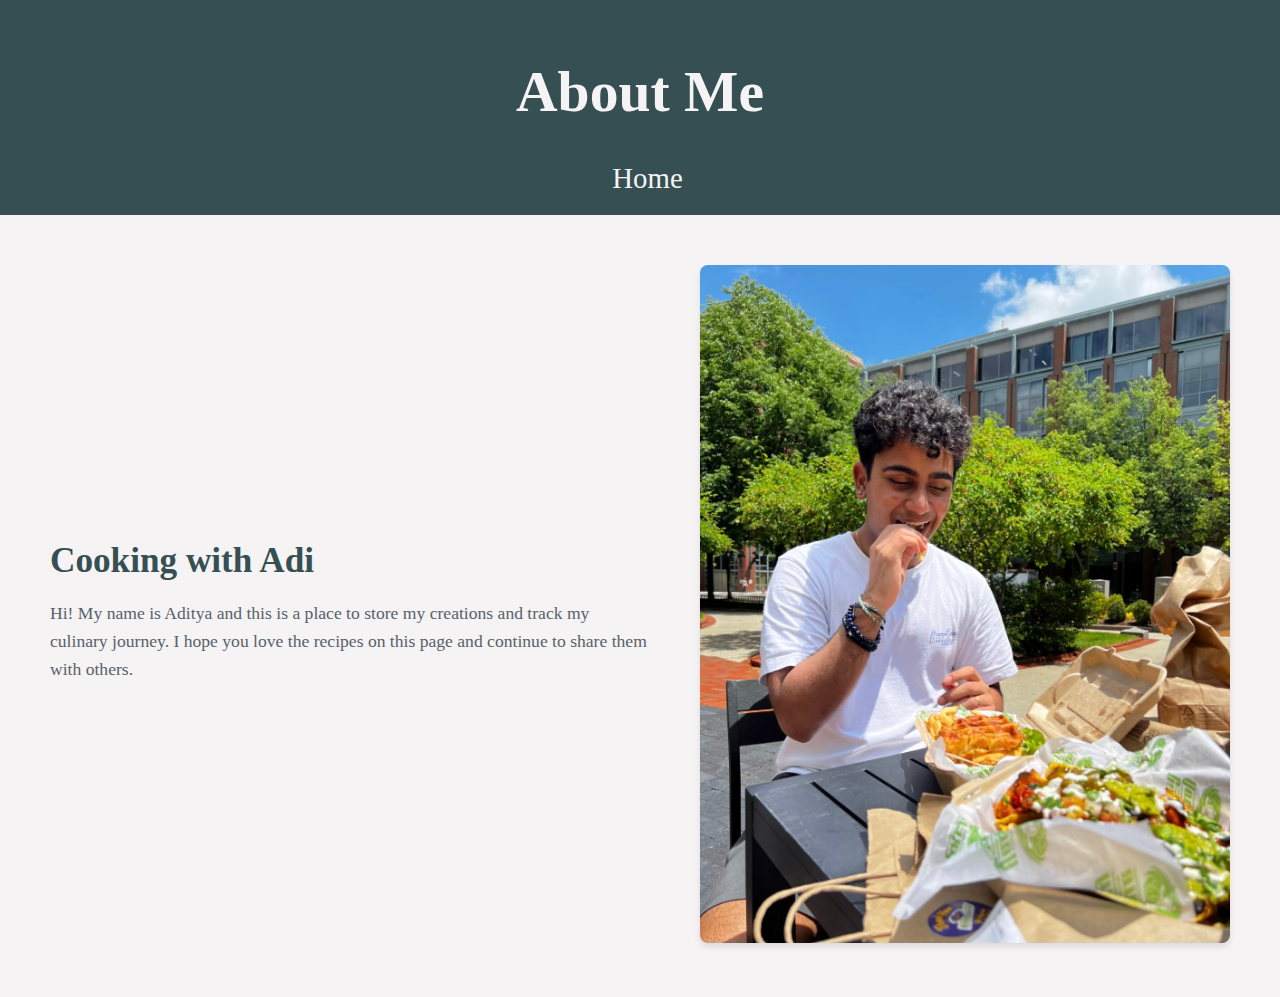
<file: about.html>
<!DOCTYPE html>
<html lang="en">
<head>
    <meta charset="UTF-8">
    <meta name="viewport" content="width=device-width, initial-scale=1.0">
    <title>About Aditya</title>
    <link rel="stylesheet" href="styles.css">
</head>
<body>
    <header>
        <h1>About Me</h1>
        <nav>
            <a href="index.html">Home</a>
        </nav>
    </header>

    <section class="about-section">
        <div class="about-content">
            <h2>Cooking with Adi</h2>
            <p>Hi! My name is Aditya and this is a place to store my creations and track my culinary journey. I hope you love the recipes on this page and continue to share them with others.</p>
        </div>
        <div class="about-image">
            <img src="images/adi_eating.png" alt="Aditya cooking" class="about-img">
        </div>
    </section>
<!-- 
    <footer class="about-footer">
        <p>Discover Delicious Creations to Savor and Share</p> -->
    </footer>
</body>
</html>
</file>
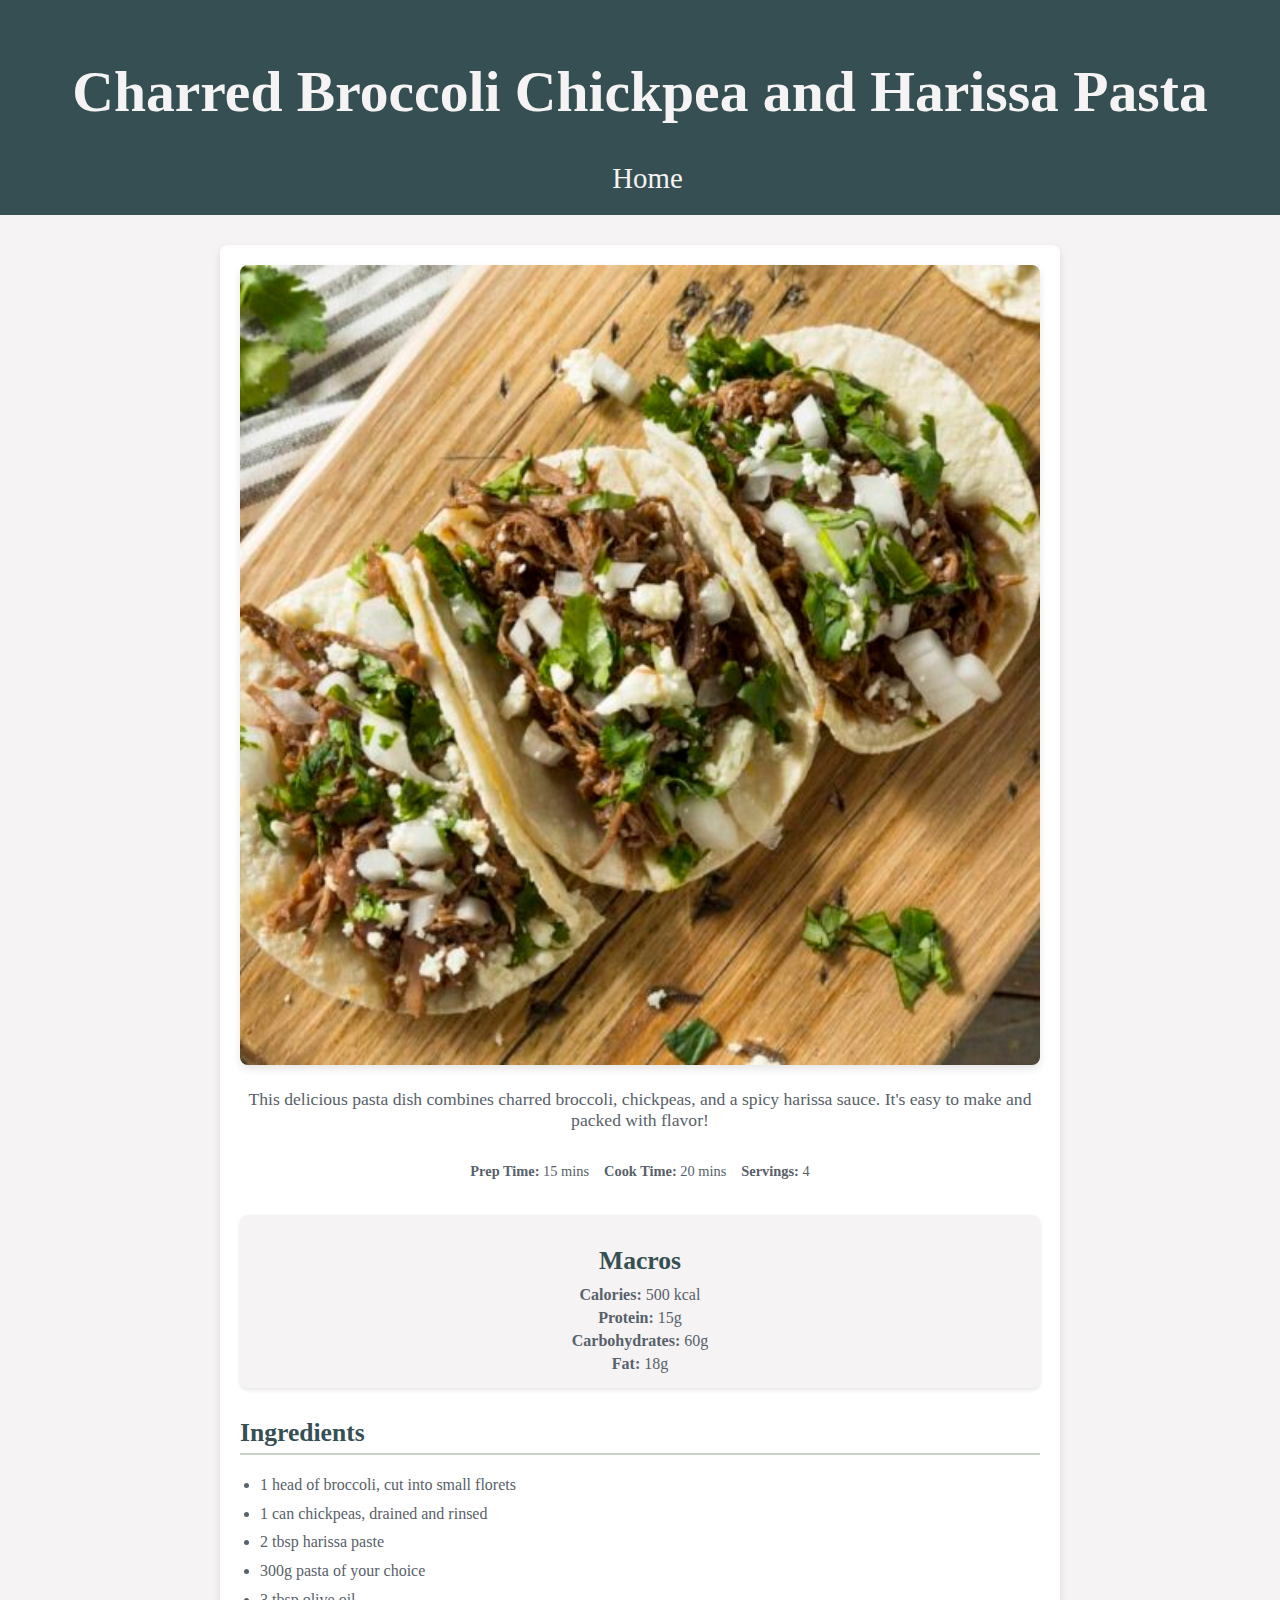
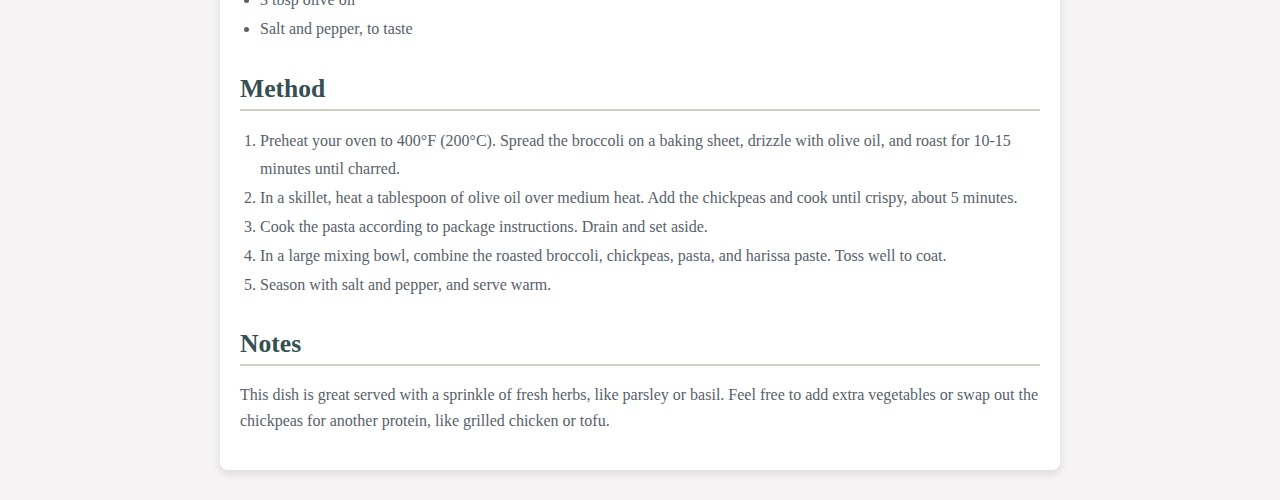
<file: recipe-template.html>
<!DOCTYPE html>
<html lang="en">
<head>
    <meta charset="UTF-8">
    <meta name="viewport" content="width=device-width, initial-scale=1.0">
    <title>Recipe Template</title>
    <link rel="stylesheet" href="styles.css">
</head>
<body>
    <header>
        <h1>Charred Broccoli Chickpea and Harissa Pasta</h1>
        <nav>
            <a href="index.html">Home</a>
        </nav>
    </header>

    <section class="recipe-container">
        <!-- Recipe Image -->
        <div class="recipe-image">
            <img src="images/tacos.jpg" alt="Charred Broccoli Chickpea and Harissa Pasta">
        </div>

        <!-- Recipe Summary -->
        <div class="recipe-summary">
            <p>This delicious pasta dish combines charred broccoli, chickpeas, and a spicy harissa sauce. It's easy to make and packed with flavor!</p>
            <div class="recipe-info">
                <p><strong>Prep Time:</strong> 15 mins</p>
                <p><strong>Cook Time:</strong> 20 mins</p>
                <p><strong>Servings:</strong> 4</p>
            </div>
        </div>

        <!-- Macros Section -->
        <div class="recipe-macros">
            <h2>Macros</h2>
            <div class="macros-info">
                <p><strong>Calories:</strong> 500 kcal</p>
                <p><strong>Protein:</strong> 15g</p>
                <p><strong>Carbohydrates:</strong> 60g</p>
                <p><strong>Fat:</strong> 18g</p>
            </div>
        </div>

        <!-- Ingredients Section -->
        <div class="recipe-ingredients">
            <h2>Ingredients</h2>
            <ul>
                <li>1 head of broccoli, cut into small florets</li>
                <li>1 can chickpeas, drained and rinsed</li>
                <li>2 tbsp harissa paste</li>
                <li>300g pasta of your choice</li>
                <li>3 tbsp olive oil</li>
                <li>Salt and pepper, to taste</li>
            </ul>
        </div>

        <!-- Method Section -->
        <div class="recipe-method">
            <h2>Method</h2>
            <ol>
                <li>Preheat your oven to 400°F (200°C). Spread the broccoli on a baking sheet, drizzle with olive oil, and roast for 10-15 minutes until charred.</li>
                <li>In a skillet, heat a tablespoon of olive oil over medium heat. Add the chickpeas and cook until crispy, about 5 minutes.</li>
                <li>Cook the pasta according to package instructions. Drain and set aside.</li>
                <li>In a large mixing bowl, combine the roasted broccoli, chickpeas, pasta, and harissa paste. Toss well to coat.</li>
                <li>Season with salt and pepper, and serve warm.</li>
            </ol>
        </div>

        <!-- Additional Notes -->
        <div class="recipe-notes">
            <h2>Notes</h2>
            <p>This dish is great served with a sprinkle of fresh herbs, like parsley or basil. Feel free to add extra vegetables or swap out the chickpeas for another protein, like grilled chicken or tofu.</p>
        </div>
    </section>
</body>
</html>
</file>
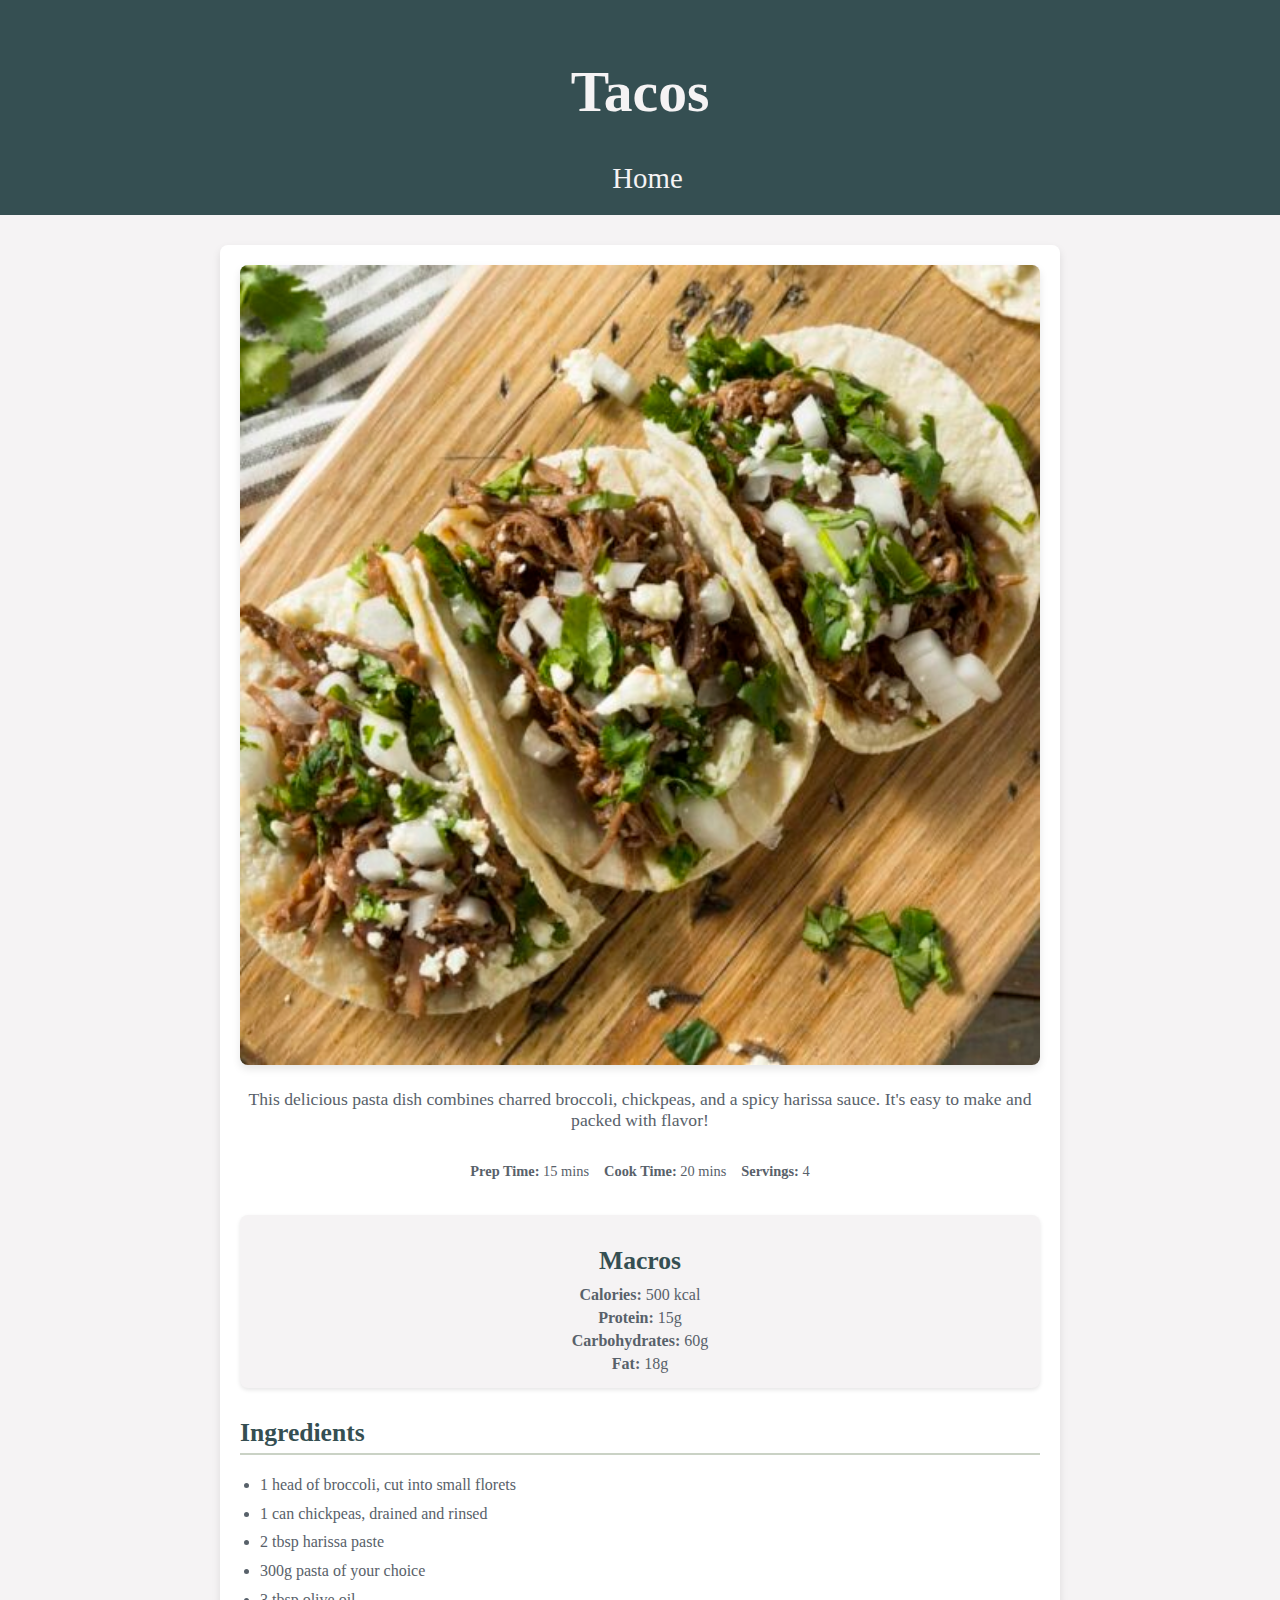
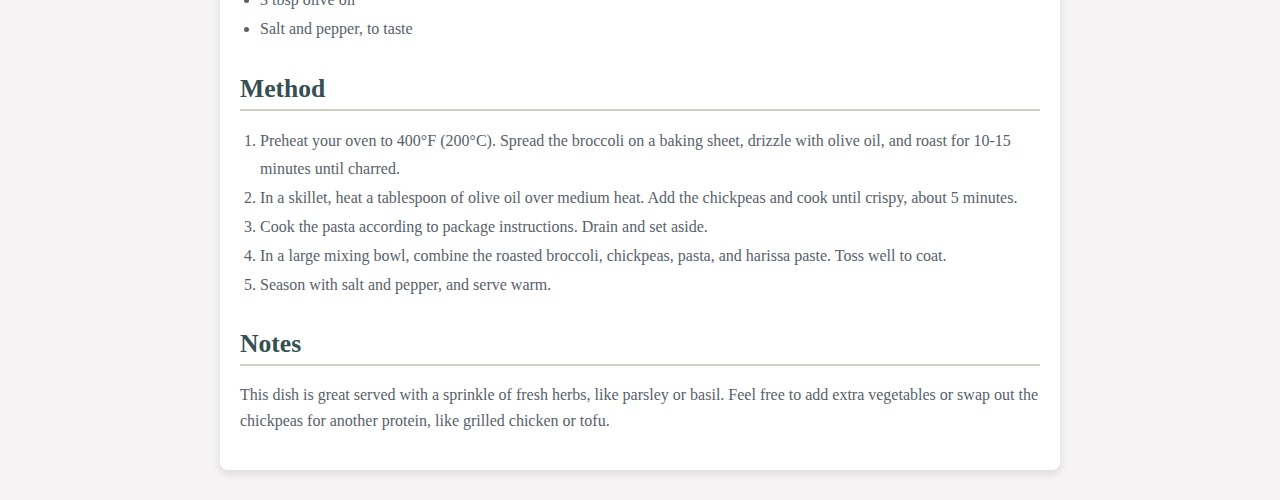
<file: recipes/tacos.html>
<!DOCTYPE html>
<html lang="en">
<head>
    <meta charset="UTF-8">
    <meta name="viewport" content="width=device-width, initial-scale=1.0">
    <title>Recipe Template</title>
    <link rel="stylesheet" href="../styles.css"> <!-- Path adjusted to go one level up -->
</head>
<body>
    <header>
        <h1>Tacos</h1>
        <nav>
            <a href="../index.html">Home</a> <!-- Path adjusted to go one level up -->
        </nav>
    </header>

    <section class="recipe-container">
        <!-- Recipe Image -->
        <div class="recipe-image">
            <img src="../images/tacos.jpg" alt="Tacos">
        </div>

        <!-- Recipe Summary -->
        <div class="recipe-summary">
            <p>This delicious pasta dish combines charred broccoli, chickpeas, and a spicy harissa sauce. It's easy to make and packed with flavor!</p>
            <div class="recipe-info">
                <p><strong>Prep Time:</strong> 15 mins</p>
                <p><strong>Cook Time:</strong> 20 mins</p>
                <p><strong>Servings:</strong> 4</p>
            </div>
        </div>

        <!-- Macros Section -->
        <div class="recipe-macros">
            <h2>Macros</h2>
            <div class="macros-info">
                <p><strong>Calories:</strong> 500 kcal</p>
                <p><strong>Protein:</strong> 15g</p>
                <p><strong>Carbohydrates:</strong> 60g</p>
                <p><strong>Fat:</strong> 18g</p>
            </div>
        </div>

        <!-- Ingredients Section -->
        <div class="recipe-ingredients">
            <h2>Ingredients</h2>
            <ul>
                <li>1 head of broccoli, cut into small florets</li>
                <li>1 can chickpeas, drained and rinsed</li>
                <li>2 tbsp harissa paste</li>
                <li>300g pasta of your choice</li>
                <li>3 tbsp olive oil</li>
                <li>Salt and pepper, to taste</li>
            </ul>
        </div>

        <!-- Method Section -->
        <div class="recipe-method">
            <h2>Method</h2>
            <ol>
                <li>Preheat your oven to 400°F (200°C). Spread the broccoli on a baking sheet, drizzle with olive oil, and roast for 10-15 minutes until charred.</li>
                <li>In a skillet, heat a tablespoon of olive oil over medium heat. Add the chickpeas and cook until crispy, about 5 minutes.</li>
                <li>Cook the pasta according to package instructions. Drain and set aside.</li>
                <li>In a large mixing bowl, combine the roasted broccoli, chickpeas, pasta, and harissa paste. Toss well to coat.</li>
                <li>Season with salt and pepper, and serve warm.</li>
            </ol>
        </div>

        <!-- Additional Notes -->
        <div class="recipe-notes">
            <h2>Notes</h2>
            <p>This dish is great served with a sprinkle of fresh herbs, like parsley or basil. Feel free to add extra vegetables or swap out the chickpeas for another protein, like grilled chicken or tofu.</p>
        </div>
    </section>
</body>
</html>
</file>
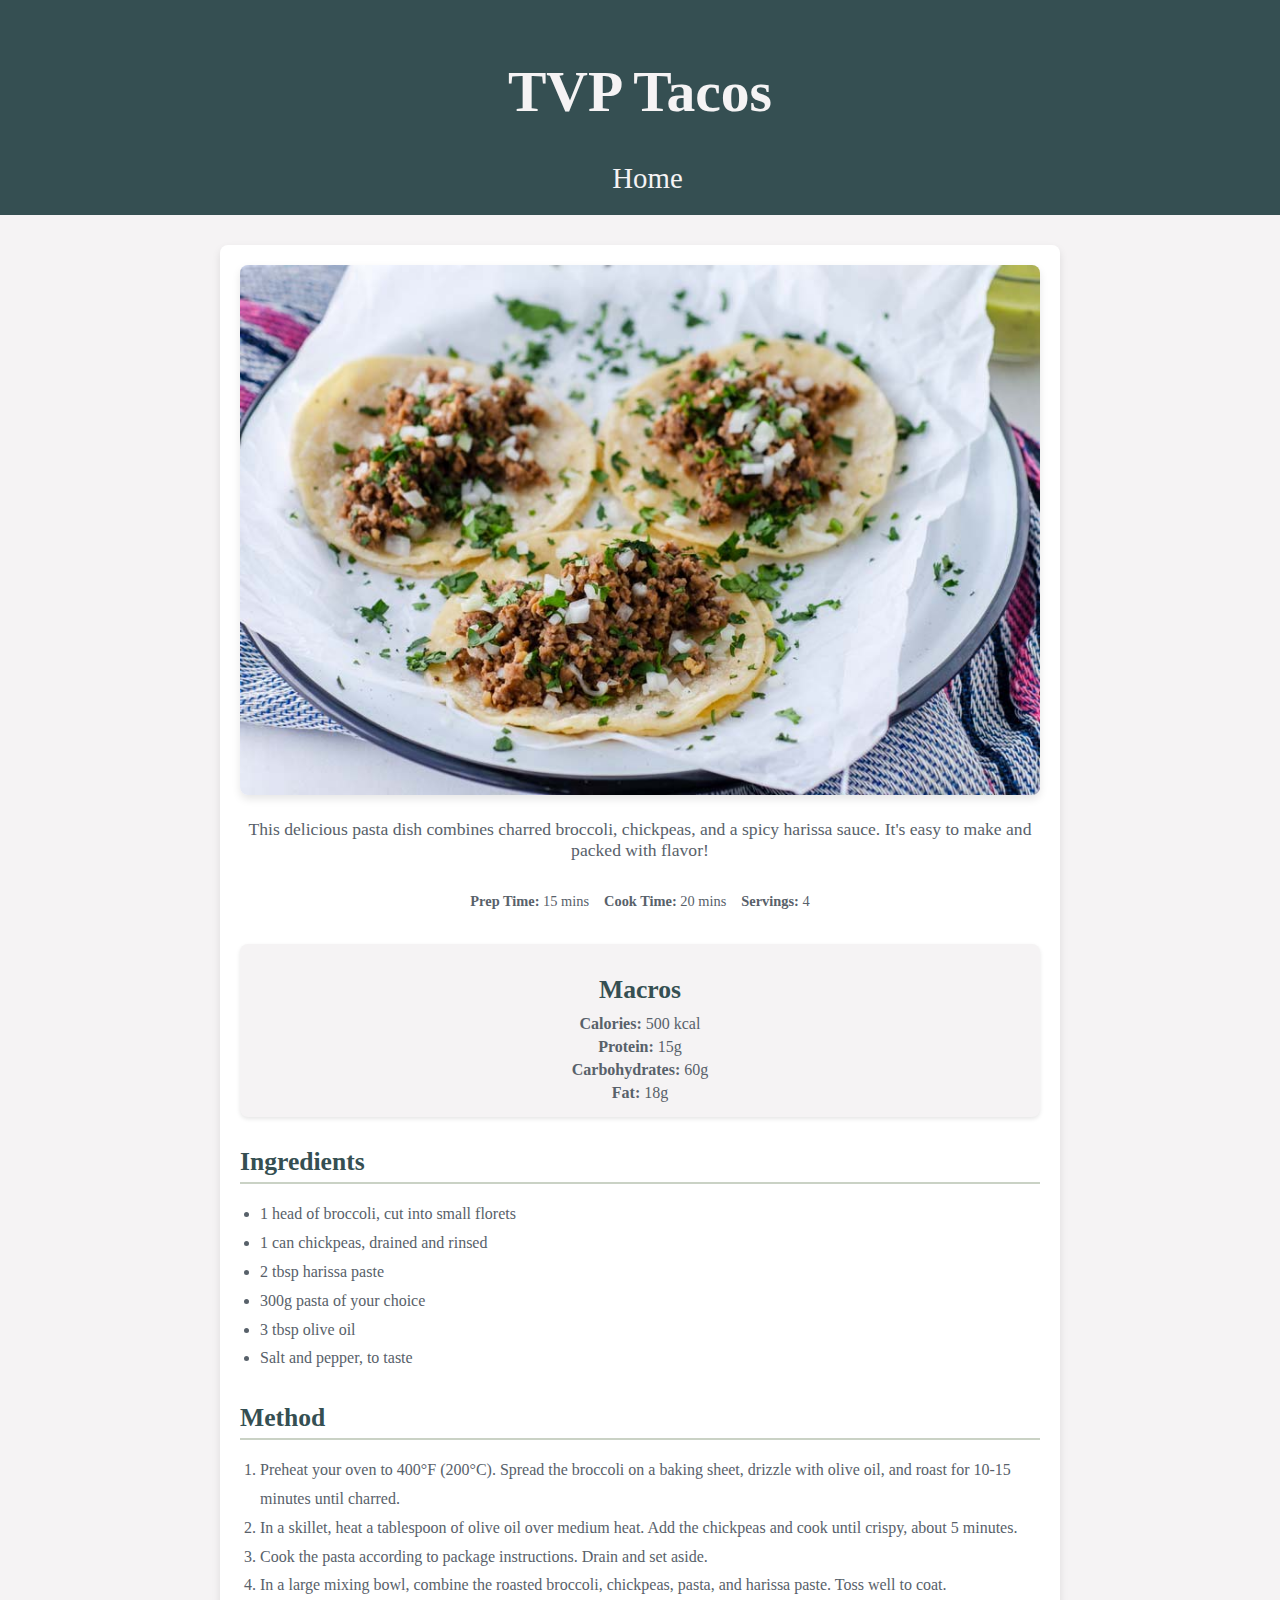
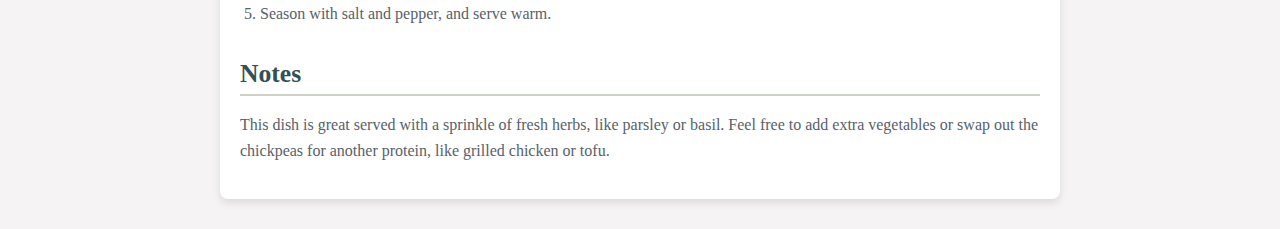
<file: recipes/tvp-tacos.html>
<!DOCTYPE html>
<html lang="en">
<head>
    <meta charset="UTF-8">
    <meta name="viewport" content="width=device-width, initial-scale=1.0">
    <title>Recipe Template</title>
    <link rel="stylesheet" href="../styles.css"> <!-- Path adjusted to go one level up -->
</head>
<body>
    <header>
        <h1>TVP Tacos</h1>
        <nav>
            <a href="../index.html">Home</a> <!-- Path adjusted to go one level up -->
        </nav>
    </header>

    <section class="recipe-container">
        <!-- Recipe Image -->
        <div class="recipe-image">
            <img src="../images/tvp-tacos.jpg" alt="Tacos">
        </div>

        <!-- Recipe Summary -->
        <div class="recipe-summary">
            <p>This delicious pasta dish combines charred broccoli, chickpeas, and a spicy harissa sauce. It's easy to make and packed with flavor!</p>
            <div class="recipe-info">
                <p><strong>Prep Time:</strong> 15 mins</p>
                <p><strong>Cook Time:</strong> 20 mins</p>
                <p><strong>Servings:</strong> 4</p>
            </div>
        </div>

        <!-- Macros Section -->
        <div class="recipe-macros">
            <h2>Macros</h2>
            <div class="macros-info">
                <p><strong>Calories:</strong> 500 kcal</p>
                <p><strong>Protein:</strong> 15g</p>
                <p><strong>Carbohydrates:</strong> 60g</p>
                <p><strong>Fat:</strong> 18g</p>
            </div>
        </div>

        <!-- Ingredients Section -->
        <div class="recipe-ingredients">
            <h2>Ingredients</h2>
            <ul>
                <li>1 head of broccoli, cut into small florets</li>
                <li>1 can chickpeas, drained and rinsed</li>
                <li>2 tbsp harissa paste</li>
                <li>300g pasta of your choice</li>
                <li>3 tbsp olive oil</li>
                <li>Salt and pepper, to taste</li>
            </ul>
        </div>

        <!-- Method Section -->
        <div class="recipe-method">
            <h2>Method</h2>
            <ol>
                <li>Preheat your oven to 400°F (200°C). Spread the broccoli on a baking sheet, drizzle with olive oil, and roast for 10-15 minutes until charred.</li>
                <li>In a skillet, heat a tablespoon of olive oil over medium heat. Add the chickpeas and cook until crispy, about 5 minutes.</li>
                <li>Cook the pasta according to package instructions. Drain and set aside.</li>
                <li>In a large mixing bowl, combine the roasted broccoli, chickpeas, pasta, and harissa paste. Toss well to coat.</li>
                <li>Season with salt and pepper, and serve warm.</li>
            </ol>
        </div>

        <!-- Additional Notes -->
        <div class="recipe-notes">
            <h2>Notes</h2>
            <p>This dish is great served with a sprinkle of fresh herbs, like parsley or basil. Feel free to add extra vegetables or swap out the chickpeas for another protein, like grilled chicken or tofu.</p>
        </div>
    </section>
</body>
</html>
</file>
<file: styles.css>
/* Base styling for all pages */
body {
    font-family: 'Georgia', serif;
    color: #354f52; /* Deep Teal */
    margin: 0;
    padding: 0;
    background-color: #f5f3f4; /* Off-White */
}

header {
    background-color: #354f52;
    color: #f5f3f4;
    padding: 20px;
    text-align: center;
    font-size: 1.8em;
}

header nav a {
    color: #f5f3f4;
    text-decoration: none;
    margin-left: 15px;
    font-size: 1em;
}

/* Index Page Styles */
#index-main {
    margin: 20px;
    padding: 20px;
}

/* Filter Aside Section */
#filtering {
    margin: 20px;
    padding: 20px;
    background-color: #f5f3f4;
    border-radius: 8px;
    box-shadow: 0 2px 5px rgba(0, 0, 0, 0.1);
}

/* Recipe List Grid Layout */
#recipe-list {
    display: grid;
    grid-template-columns: repeat(auto-fill, minmax(250px, 1fr));
    gap: 20px;
    padding: 20px;
    margin: 0 auto;
    max-width: 1000px;
}

.recipe-card:hover {
    transform: scale(1.02);
    box-shadow: 0 5px 15px rgba(0, 0, 0, 0.2);
}

.recipe-card h3 {
    font-size: 1.3em;
    margin: 0;
    color: #354f52;
}

.recipe-card p {
    color: #58616A; /* Dark Gray-Blue */
    font-size: 0.9em;
}

/* About Page Styles */
.about-section {
    display: flex;
    align-items: center;
    justify-content: center;
    padding: 50px;
    max-width: 1200px;
    margin: 0 auto;
    gap: 50px;
}

.about-content {
    max-width: 600px;
}

.about-content h2 {
    font-size: 2.2em;
    color: #354f52;
    font-weight: bold;
    margin-bottom: 0.5em;
}

.about-content p {
    font-size: 1.1em;
    line-height: 1.6;
    color: #58616A; /* Dark Gray-Blue */
}

.about-image {
    max-width: 600px;
    flex: 1;
}

.about-img {
    width: 100%;
    height: auto;
    border-radius: 8px;
    box-shadow: 0 4px 6px rgba(0, 0, 0, 0.1);
}

.about-footer {
    text-align: center;
    padding: 20px;
    background-color: #354f52;
    color: #f5f3f4;
    font-size: 1.3em;
    font-style: italic;
}

.about-footer p {
    margin: 0;
}

@media (max-width: 768px) {
    .about-section {
        flex-direction: column;
        gap: 30px;
        padding: 30px;
    }

    .about-image {
        max-width: 100%;
    }

    .about-content h2 {
        font-size: 1.8em;
    }

    .about-content p {
        font-size: 1em;
    }
}

/* Recipe Page Styles */
.recipe-container {
    max-width: 800px;
    margin: 30px auto;
    padding: 20px;
    background-color: #ffffff;
    border-radius: 8px;
    box-shadow: 0 4px 8px rgba(0, 0, 0, 0.1);
}

.recipe-image img {
    width: 100%;
    height: auto;
    border-radius: 8px;
    object-fit: cover;

    box-shadow: 0 4px 8px rgba(0, 0, 0, 0.1);
}

.recipe-summary {
    text-align: center;
    margin-top: 20px;
}

.recipe-summary p {
    font-size: 1.1em;
    color: #58616A;
}

.recipe-info {
    display: flex;
    justify-content: center;
    gap: 15px;
    margin-top: 10px;
    color: #354f52;
}

.recipe-ingredients,
.recipe-method,
.recipe-notes {
    margin-top: 30px;
}

.recipe-ingredients h2,
.recipe-method h2,
.recipe-notes h2 {
    color: #354f52;
    font-size: 1.6em;
    margin-bottom: 10px;
    border-bottom: 2px solid #cad2c5;
    padding-bottom: 5px;
}

.recipe-ingredients ul,
.recipe-method ol {
    padding-left: 20px;
    font-size: 1em;
    line-height: 1.8;
    color: #58616A;
}

.recipe-notes p {
    font-size: 1em;
    color: #58616A;
    line-height: 1.6;
}

.recipe-info p {
    font-size: 0.9em;
}

@media (max-width: 768px) {
    .recipe-info {
        flex-direction: column;
        align-items: center;
    }
}
/* Main Container Layout */
.main-container {
    display: flex;
    margin: 20px;
}

/* Sidebar Filter */
.sidebar-filter {
    width: 350px;
    padding: 10px;
    background-color: #f5f3f4; /* Off-white */
    border-radius: 8px;
    box-shadow: 0 2px 5px rgba(0, 0, 0, 0.1);
    margin-right: 20px;
}

.sidebar-filter h2 {
    color: #354f52;
    font-size: 1.6em;
    margin-bottom: 15px;
}

.sidebar-filter input[type="text"] {
    width: 100%;
    padding: 8px;
    margin-bottom: 20px;
    border: 1px solid #ccc;
    border-radius: 5px;
}

.sidebar-filter p {
    color: #58616A;
    font-size: 0.9em;
    margin-bottom: 20px;
}

.filter-category {
    margin-bottom: 20px;
}

.filter-category h3 {
    color: #354f52;
    font-size: 1.1em;
    margin-bottom: 8px;
}

.filter-category select {
    width: 100%;
    padding: 8px;
    border: 1px solid #ccc;
    border-radius: 5px;
}

.clear-filters {
    background-color: #ff6f59;
    color: white;
    padding: 10px;
    width: 100%;
    border: none;
    border-radius: 5px;
    cursor: pointer;
    font-size: 1em;
    margin-top: 20px;
}

.clear-filters:hover {
    background-color: #e35a4d;
}

/* Recipe List Grid Layout */
.recipe-grid {
    display: grid;
    grid-template-columns: repeat(auto-fill, minmax(200px, 1fr)); /* Ensures each card is at least 250px */
    gap: 20px 100px; /* 20px vertical gap, 30px horizontal gap */
    padding: 20px;
    flex: 1;
    max-width: 1200px;
    margin: 0 auto;
}


.recipe-card {
    width: 90%;
    height: 250px; 
    border: 2px solid #ddd;
    background-color: #cad2c5; 
    border-radius: 8px;
    box-shadow: 0 2px 5px rgba(0, 0, 0, 0.1);
    transition: transform 0.2s, box-shadow 0.2s;
    text-align: center;
    overflow: hidden;
    display: flex;
    flex-direction: column;
    justify-content: space-between;
    padding: 20px;
    text-decoration: none; /* Removes underline */
    color: inherit; /* Inherits the default text color */
}

.recipe-card:hover {
    transform: scale(1.02);
    box-shadow: 0 5px 15px rgba(0, 0, 0, 0.2);
}

.recipe-card img {
    width: 100%;
    border-radius: 8px;
    margin-bottom: 10px;
}

.recipe-card h3 {
    font-size: 1.2em;
    margin: 0;
    color: #354f52;
}

.recipe-card p {
    color: #58616A;
    font-size: 0.9em;
}

.recipe-macros {
    margin-top: 20px;
    padding: 10px;
    background-color: #f5f3f4; /* Light background for contrast */
    border-radius: 8px;
    box-shadow: 0 2px 4px rgba(0, 0, 0, 0.1);
    text-align: center;
}

.recipe-macros h2 {
    font-size: 1.6em;
    color: #354f52;
    margin-bottom: 10px;
}

.macros-info p {
    font-size: 1em;
    color: #58616A; /* Dark Gray-Blue */
    margin: 5px 0;
}

/* Fixes for Index Page on Mobile */
@media (max-width: 768px) {
    header {
        padding: 15px;
        text-align: center;
        font-size: 1.5em;
    }

    header nav a {
        display: block;
        margin: 10px 0;
        font-size: 0.9em;
    }

    .main-container {
        flex-direction: column;
        margin: 10px;
        padding: 10px;
    }

    .sidebar-filter {
        width: 100%;
        margin-bottom: 20px;
    }

    #recipe-list {
        grid-template-columns: repeat(auto-fill, minmax(150px, 1fr));
        gap: 15px;
        padding: 10px;
    }

    .recipe-card {
        width: 100%;
        height: auto;
        padding: 10px;
    }

    .recipe-card img {
        max-height: 120px;
        object-fit: cover;
    }

    .recipe-card h3 {
        font-size: 1em;
    }
}
</file>
